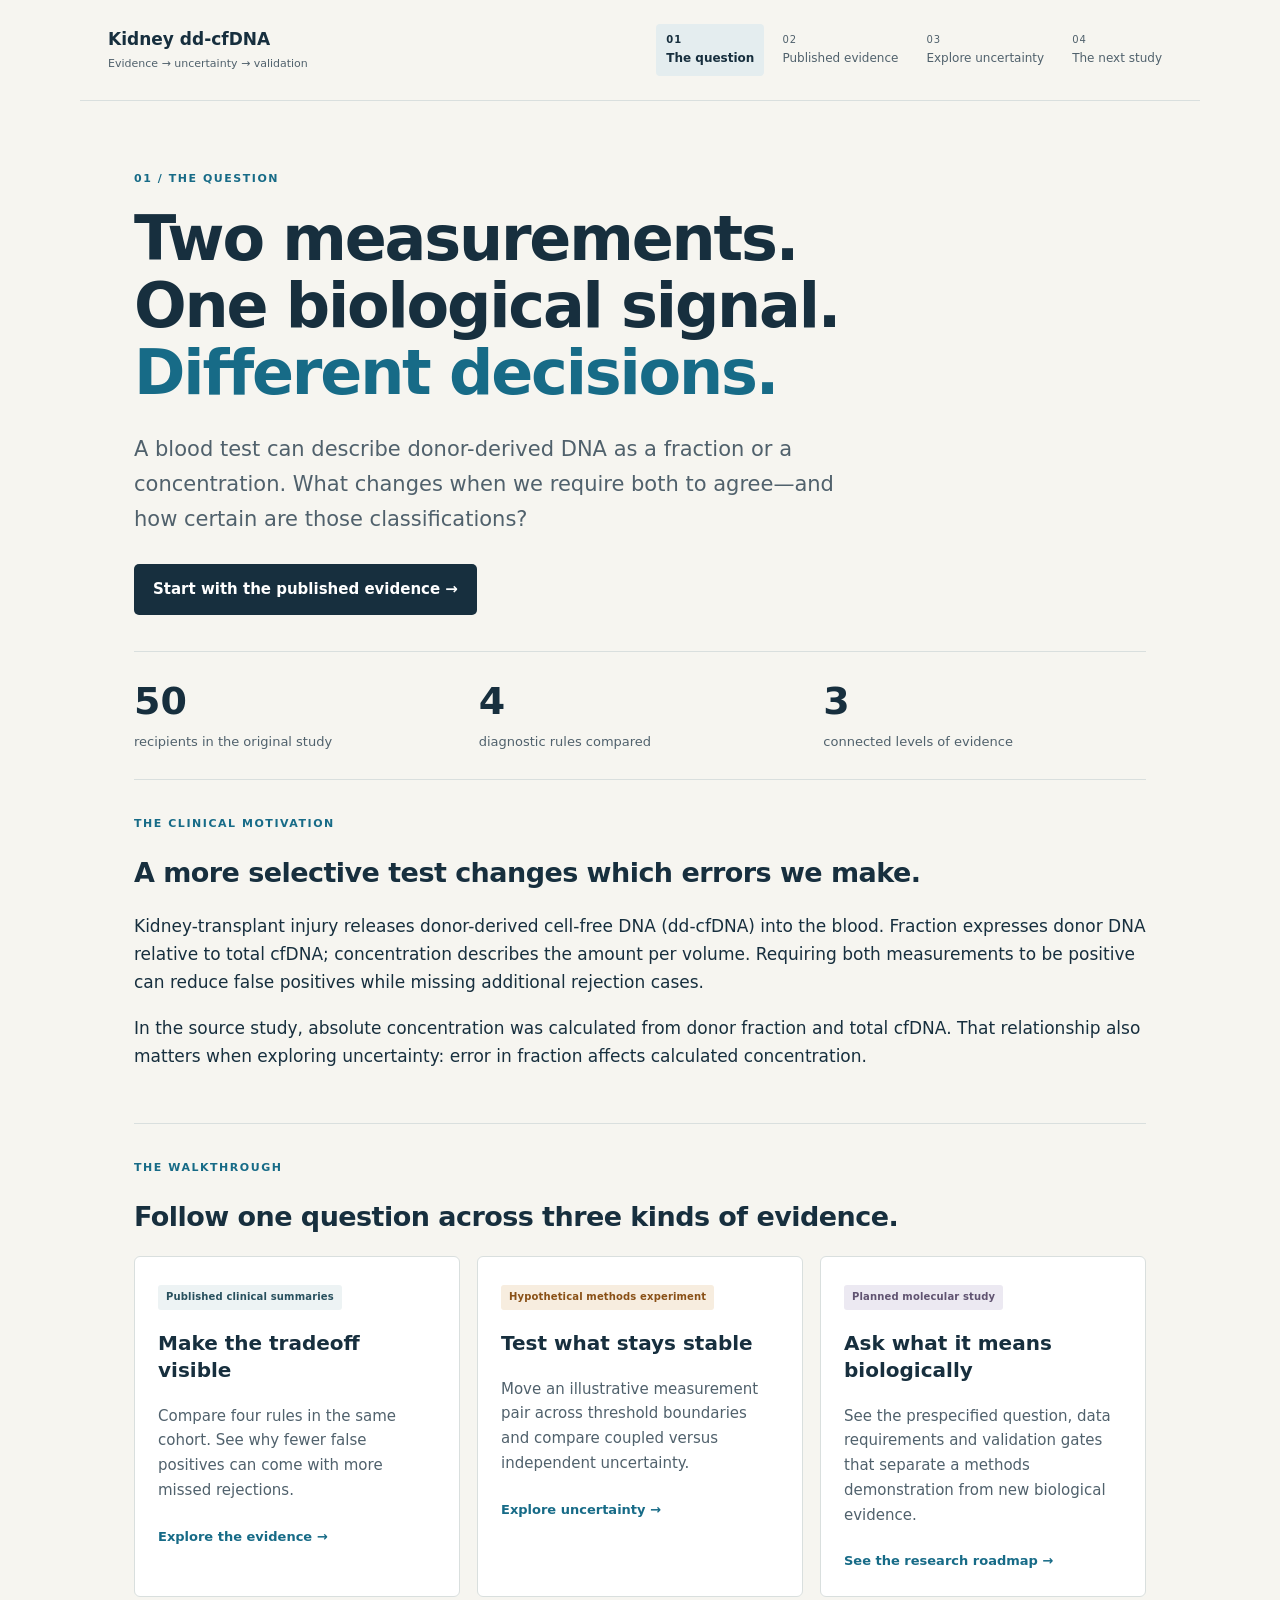
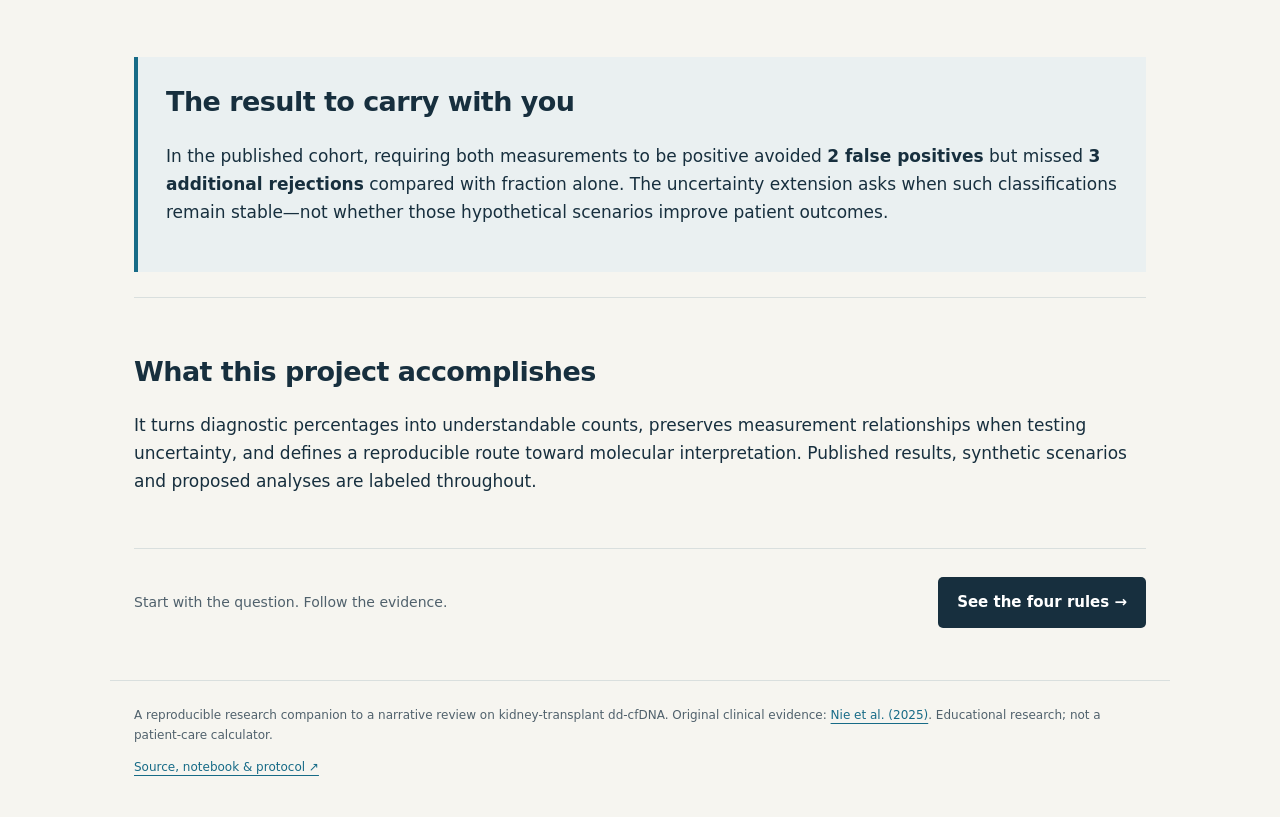
<file: docs/index.html>
<!doctype html><html lang="en"><head><meta charset="utf-8"><meta name="viewport" content="width=device-width,initial-scale=1"><title>The question | Kidney dd-cfDNA</title><meta name="description" content="A guided research project connecting published kidney dd-cfDNA diagnostic tradeoffs, measurement uncertainty and a molecular-validation study."><link rel="stylesheet" href="walkthrough.css"></head><body><a class="skip" href="#content">Skip to content</a><nav class="journey" aria-label="Project walkthrough"><a class="brand" href="index.html">Kidney dd-cfDNA<span>Evidence → uncertainty → validation</span></a><ol><li><a href="index.html" aria-current="page"><span>01</span>The question</a></li><li><a href="evidence.html"><span>02</span>Published evidence</a></li><li><a href="stability.html"><span>03</span>Explore uncertainty</a></li><li><a href="roadmap.html"><span>04</span>The next study</a></li></ol></nav><main id="content"><header class="hero"><p class="eyebrow">01 / The question</p><h1>Two measurements.<br>One biological signal.<br><em>Different decisions.</em></h1><p class="lead">A blood test can describe donor-derived DNA as a fraction or a concentration. What changes when we require both to agree—and how certain are those classifications?</p><a class="primary" href="evidence.html">Start with the published evidence →</a></header>
<section class="summary-strip" aria-label="Project at a glance"><div><strong>50</strong><span>recipients in the original study</span></div><div><strong>4</strong><span>diagnostic rules compared</span></div><div><strong>3</strong><span>connected levels of evidence</span></div></section>
<section><p class="eyebrow">The clinical motivation</p><h2>A more selective test changes which errors we make.</h2><p>Kidney-transplant injury releases donor-derived cell-free DNA (dd-cfDNA) into the blood. Fraction expresses donor DNA relative to total cfDNA; concentration describes the amount per volume. Requiring both measurements to be positive can reduce false positives while missing additional rejection cases.</p><p>In the source study, absolute concentration was calculated from donor fraction and total cfDNA. That relationship also matters when exploring uncertainty: error in fraction affects calculated concentration.</p></section>
<section><p class="eyebrow">The walkthrough</p><h2>Follow one question across three kinds of evidence.</h2><div class="three"><a class="path-card" href="evidence.html"><span class="badge clinical">Published clinical summaries</span><h3>Make the tradeoff visible</h3><p>Compare four rules in the same cohort. See why fewer false positives can come with more missed rejections.</p><span class="text-link">Explore the evidence →</span></a><a class="path-card" href="stability.html"><span class="badge scenario">Hypothetical methods experiment</span><h3>Test what stays stable</h3><p>Move an illustrative measurement pair across threshold boundaries and compare coupled versus independent uncertainty.</p><span class="text-link">Explore uncertainty →</span></a><a class="path-card" href="roadmap.html"><span class="badge planned">Planned molecular study</span><h3>Ask what it means biologically</h3><p>See the prespecified question, data requirements and validation gates that separate a methods demonstration from new biological evidence.</p><span class="text-link">See the research roadmap →</span></a></div></section>
<section class="callout"><h2>The result to carry with you</h2><p>In the published cohort, requiring both measurements to be positive avoided <strong>2 false positives</strong> but missed <strong>3 additional rejections</strong> compared with fraction alone. The uncertainty extension asks when such classifications remain stable—not whether those hypothetical scenarios improve patient outcomes.</p></section>
<section><h2>What this project accomplishes</h2><p>It turns diagnostic percentages into understandable counts, preserves measurement relationships when testing uncertainty, and defines a reproducible route toward molecular interpretation. Published results, synthetic scenarios and proposed analyses are labeled throughout.</p></section><div class="page-turn"><span>Start with the question. Follow the evidence.</span><a class="primary" href="evidence.html">See the four rules →</a></div></main><footer class="site-footer">A reproducible research companion to a narrative review on kidney-transplant dd-cfDNA. Original clinical evidence: <a href="https://doi.org/10.3390/diagnostics15030237">Nie et al. (2025)</a>. Educational research; not a patient-care calculator. <a href="https://github.com/fishhrbio/Kidney-ddcfDNA-Decision-Tradeoffs">Source, notebook & protocol ↗</a></footer></body></html>
</file>
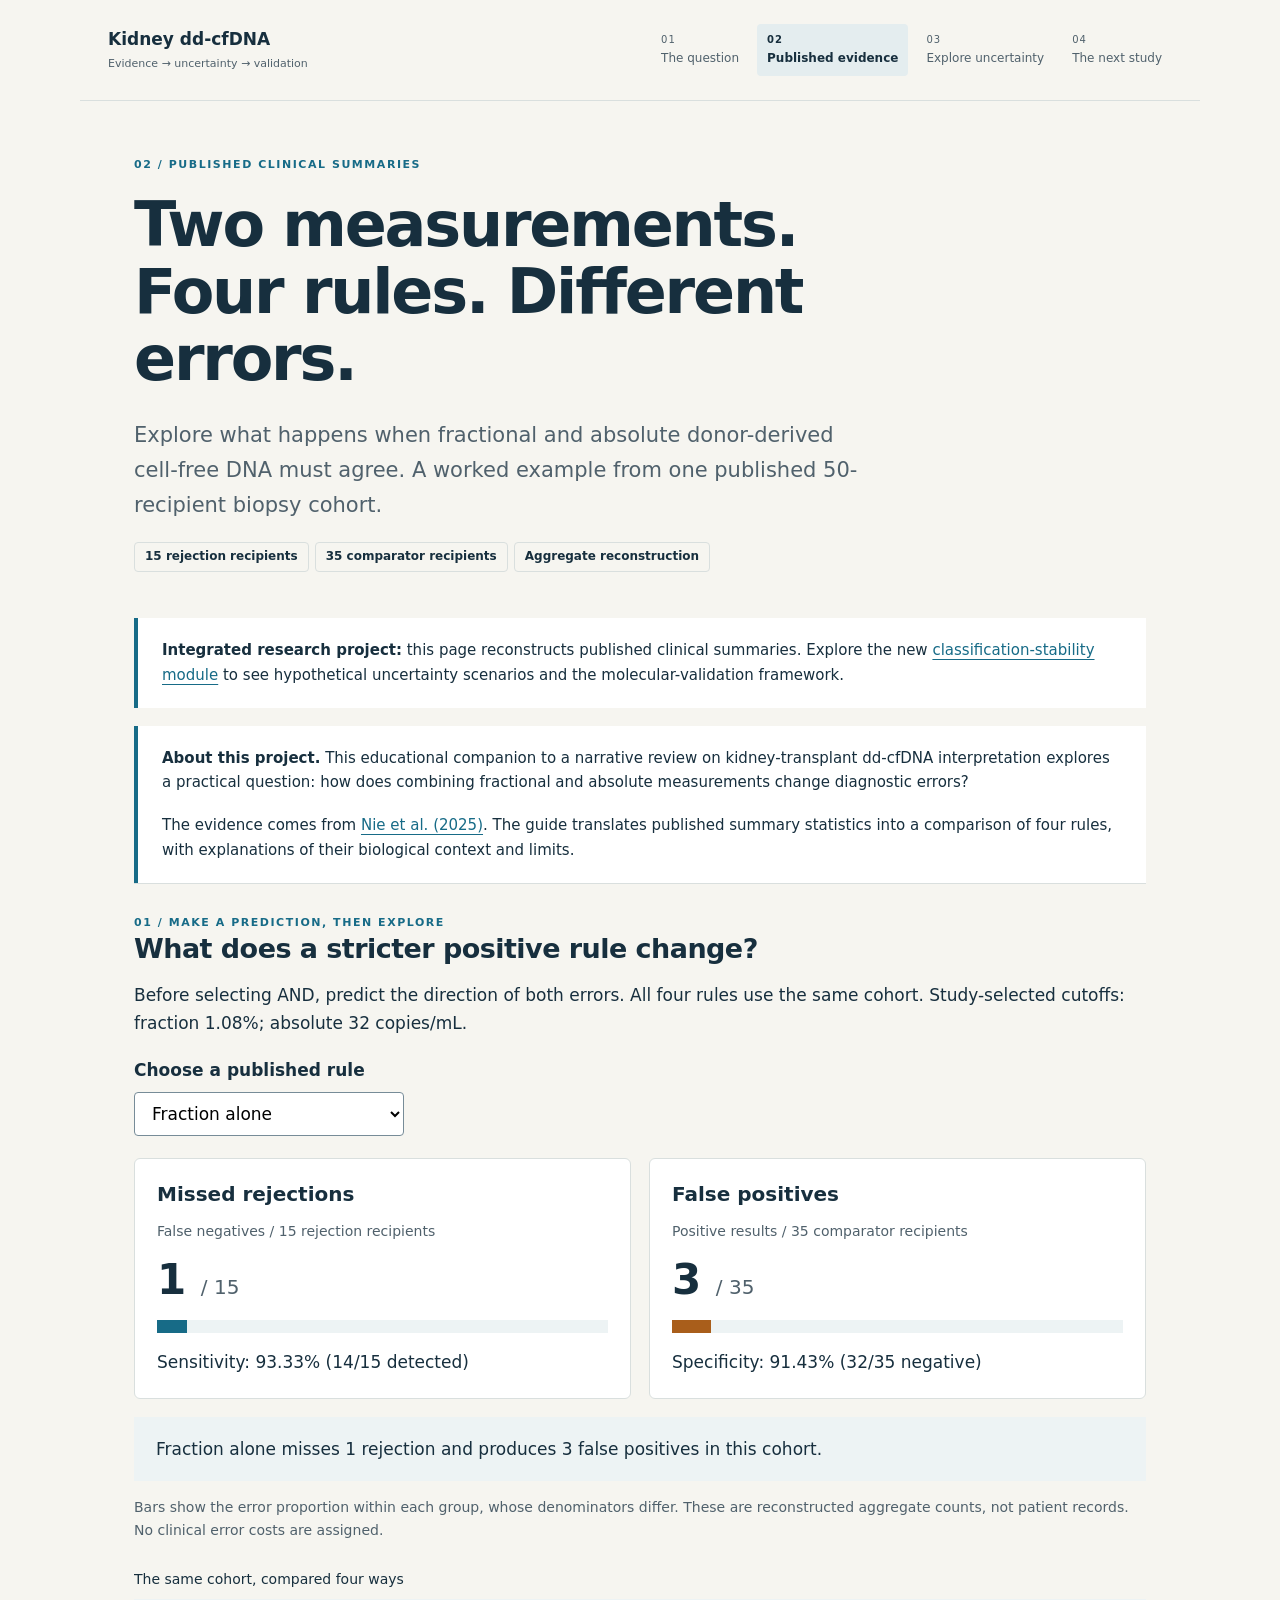
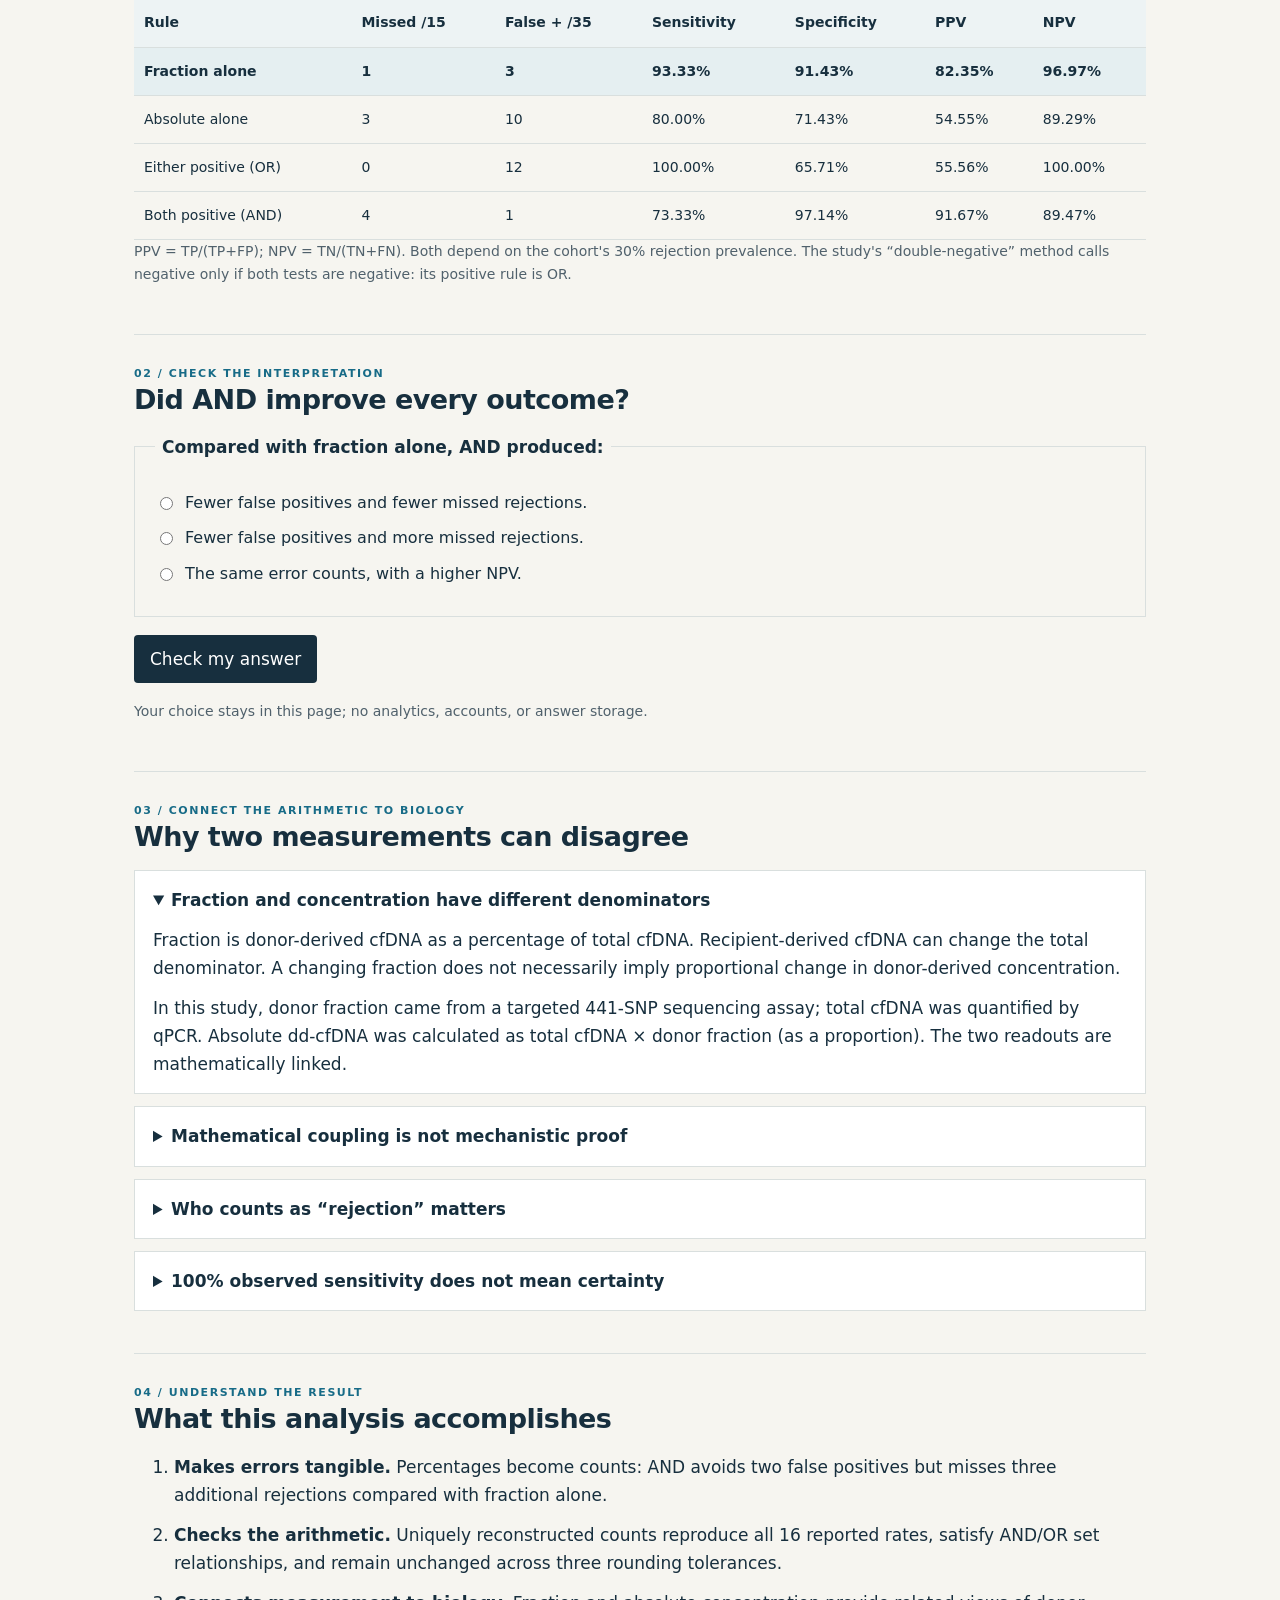
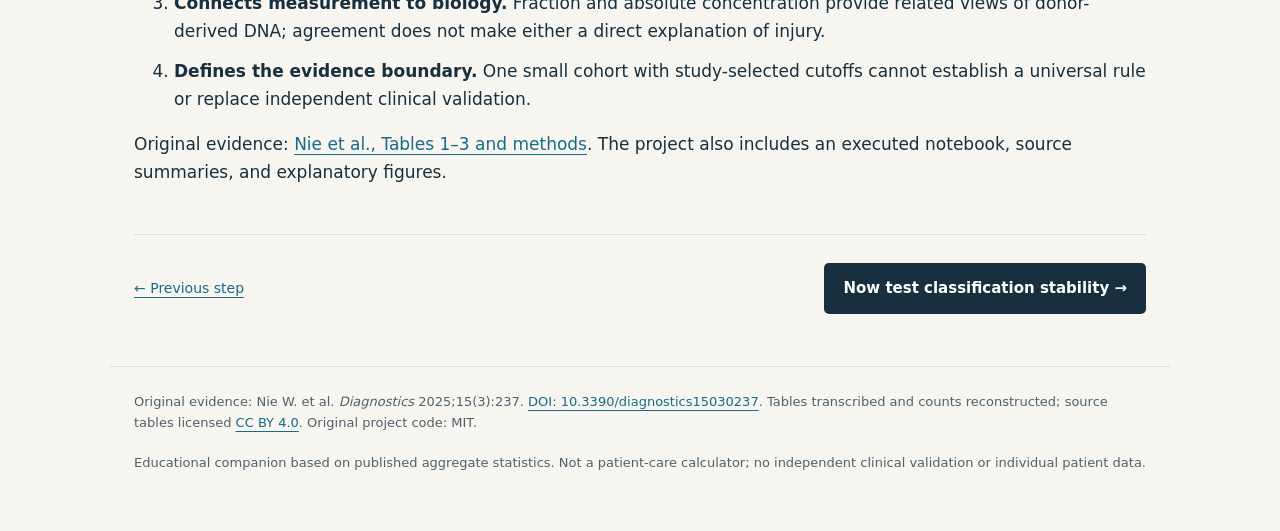
<file: docs/evidence.html>
<!doctype html>
<html lang="en">
<head>
<meta charset="utf-8"><meta name="viewport" content="width=device-width,initial-scale=1">
<title>Kidney dd-cfDNA | Diagnostic decision tradeoffs</title>
<meta name="description" content="Explore how four kidney dd-cfDNA diagnostic rules change missed rejections and false positives in one published 50-recipient cohort.">
<style>
:root{--ink:#172f3e;--muted:#50616c;--paper:#f6f5f0;--line:#d9dfde;--blue:#176b87;--orange:#a95e1b;--soft:#edf3f4}*{box-sizing:border-box}body{margin:0;background:var(--paper);color:var(--ink);font:17px/1.6 system-ui,-apple-system,Segoe UI,sans-serif}a{color:var(--blue);text-underline-offset:3px}a:focus-visible,button:focus-visible,select:focus-visible,input:focus-visible{outline:3px solid var(--orange);outline-offset:4px}header,main,footer{max-width:1060px;margin:auto;padding:24px}header{padding-top:55px;padding-bottom:15px}.eyebrow{font-size:12px;text-transform:uppercase;letter-spacing:.14em;font-weight:750;color:var(--blue)}h1{font-size:clamp(32px,5vw,54px);line-height:1.12;letter-spacing:-.035em;max-width:860px;margin:15px 0 22px}h2{font-size:26px;line-height:1.25;margin:0 0 16px}h3{font-size:19px;margin:0 0 12px}p{margin:0 0 17px}.lead{max-width:800px;color:var(--muted);font-size:20px}.tag{display:inline-block;font-size:12px;font-weight:650;padding:4px 10px;border:1px solid var(--line);border-radius:4px;margin:0 6px 7px 0}.section{border-top:1px solid var(--line);padding:30px 0}.context{padding:20px 24px;background:#fff;border-left:4px solid var(--blue);font-size:15px}.context p:last-child{margin-bottom:0}.grid{display:grid;grid-template-columns:1fr 1fr;gap:18px}.card{padding:22px;background:#fff;border:1px solid var(--line);border-radius:6px}.label{color:var(--muted);font-size:14px}.big{font-size:42px;line-height:1.2;font-weight:700;margin:12px 0}.big small{font-size:20px;font-weight:400;color:var(--muted)}.bar{height:13px;background:var(--soft);margin:15px 0}.bar span{height:100%;display:block;background:var(--blue)}.bar.orange span{background:var(--orange)}.quiet{font-size:14px;color:var(--muted)}select{padding:10px 13px;font:inherit;background:white;border:1px solid #778c98;border-radius:4px;max-width:100%;margin:8px 0 22px;min-width:270px}label{display:block;font-weight:650}#explanation{background:var(--soft);padding:18px 22px;margin-top:18px}.tablewrap{overflow-x:auto}table{border-collapse:collapse;width:100%;font-size:14px;text-align:left}th,td{padding:12px 10px;border-bottom:1px solid var(--line);white-space:nowrap}thead{background:var(--soft)}tbody tr.selected{background:#e5eff1;font-weight:650}button{font:inherit;padding:10px 16px;color:white;background:var(--ink);border:0;border-radius:4px;cursor:pointer}fieldset{border:1px solid var(--line);padding:20px;margin:0 0 18px}legend{font-weight:650;padding:0 7px}.choice{font-size:16px;font-weight:400;margin:9px 0;display:flex;align-items:flex-start;gap:9px}.choice input{margin-top:7px}#answer{margin-top:17px;font-weight:650}details{background:#fff;border:1px solid var(--line);padding:15px 18px;margin:12px 0}summary{font-weight:650;cursor:pointer}details p{margin:12px 0 0}.steps li{margin-bottom:12px}footer{border-top:1px solid var(--line);font-size:13px;color:var(--muted);padding-bottom:40px}@media(max-width:650px){.grid{grid-template-columns:1fr}header,main,footer{padding-left:18px;padding-right:18px}header{padding-top:30px}.big{font-size:36px}th,td{padding:9px 7px}}@media print{body{background:white}button,select,fieldset{display:none}header{padding-top:0}.section{break-inside:avoid}}
</style>
<link rel="stylesheet" href="walkthrough.css"></head>
<body><a class="skip" href="#content">Skip to content</a><nav class="journey" aria-label="Project walkthrough"><a class="brand" href="index.html">Kidney dd-cfDNA<span>Evidence → uncertainty → validation</span></a><ol><li><a href="index.html"><span>01</span>The question</a></li><li><a href="evidence.html" aria-current="page"><span>02</span>Published evidence</a></li><li><a href="stability.html"><span>03</span>Explore uncertainty</a></li><li><a href="roadmap.html"><span>04</span>The next study</a></li></ol></nav>
<header>
<div class="eyebrow">02 / Published clinical summaries</div>
<h1>Two measurements.<br>Four rules. Different errors.</h1>
<p class="lead">Explore what happens when fractional and absolute donor-derived cell-free DNA must agree. A worked example from one published 50-recipient biopsy cohort.</p>
<span class="tag">15 rejection recipients</span><span class="tag">35 comparator recipients</span><span class="tag">Aggregate reconstruction</span>
</header>
<main id="content">
<p class="context"><strong>Integrated research project:</strong> this page reconstructs published clinical summaries. Explore the new <a href="stability.html">classification-stability module</a> to see hypothetical uncertainty scenarios and the molecular-validation framework.</p>
<aside class="context" aria-label="About this project">
<p><strong>About this project.</strong> This educational companion to a narrative review on kidney-transplant dd-cfDNA interpretation explores a practical question: how does combining fractional and absolute measurements change diagnostic errors?</p>
<p>The evidence comes from <a href="https://doi.org/10.3390/diagnostics15030237">Nie et al. (2025)</a>. The guide translates published summary statistics into a comparison of four rules, with explanations of their biological context and limits.</p>
</aside>
<section class="section" aria-labelledby="explore-heading">
<div class="eyebrow">01 / Make a prediction, then explore</div>
<h2 id="explore-heading">What does a stricter positive rule change?</h2>
<p>Before selecting AND, predict the direction of both errors. All four rules use the same cohort. Study-selected cutoffs: fraction 1.08%; absolute 32 copies/mL.</p>
<label for="rule">Choose a published rule</label>
<select id="rule"><option value="0">Fraction alone</option><option value="1">Absolute alone</option><option value="2">Either positive (OR)</option><option value="3">Both positive (AND)</option></select>
<div id="metrics" aria-live="polite" aria-atomic="true">
<div class="grid">
<div class="card"><h3>Missed rejections</h3><div class="label">False negatives / 15 rejection recipients</div><div class="big" id="fn">1 <small>/ 15</small></div><div class="bar" aria-hidden="true"><span id="fn-bar" style="width:6.6667%"></span></div><div id="sensitivity">Sensitivity: 93.33% (14/15 detected)</div></div>
<div class="card"><h3>False positives</h3><div class="label">Positive results / 35 comparator recipients</div><div class="big" id="fp">3 <small>/ 35</small></div><div class="bar orange" aria-hidden="true"><span id="fp-bar" style="width:8.5714%"></span></div><div id="specificity">Specificity: 91.43% (32/35 negative)</div></div>
</div>
<div id="explanation">Fraction alone misses 1 rejection and produces 3 false positives in this cohort.</div>
</div>
<p class="quiet" style="margin-top:15px">Bars show the error proportion within each group, whose denominators differ. These are reconstructed aggregate counts, not patient records. No clinical error costs are assigned.</p>
<div class="tablewrap"><table><caption style="text-align:left;margin:8px 0">The same cohort, compared four ways</caption><thead><tr><th scope="col">Rule</th><th scope="col">Missed /15</th><th scope="col">False + /35</th><th scope="col">Sensitivity</th><th scope="col">Specificity</th><th scope="col">PPV</th><th scope="col">NPV</th></tr></thead><tbody id="comparison"><tr><td>Fraction alone</td><td>1</td><td>3</td><td>93.33%</td><td>91.43%</td><td>82.35%</td><td>96.97%</td></tr><tr><td>Absolute alone</td><td>3</td><td>10</td><td>80.00%</td><td>71.43%</td><td>54.55%</td><td>89.29%</td></tr><tr><td>Either positive (OR)</td><td>0</td><td>12</td><td>100.00%</td><td>65.71%</td><td>55.56%</td><td>100.00%</td></tr><tr><td>Both positive (AND)</td><td>4</td><td>1</td><td>73.33%</td><td>97.14%</td><td>91.67%</td><td>89.47%</td></tr></tbody></table></div>
<p class="quiet">PPV = TP/(TP+FP); NPV = TN/(TN+FN). Both depend on the cohort's 30% rejection prevalence. The study's “double-negative” method calls negative only if both tests are negative: its positive rule is OR.</p>
<noscript><p>JavaScript is disabled. The table above contains every result; interactive controls require JavaScript.</p></noscript>
</section>
<section class="section" aria-labelledby="quiz-heading"><div class="eyebrow">02 / Check the interpretation</div><h2 id="quiz-heading">Did AND improve every outcome?</h2>
<fieldset><legend>Compared with fraction alone, AND produced:</legend>
<label class="choice"><input type="radio" name="quiz" value="a">Fewer false positives and fewer missed rejections.</label>
<label class="choice"><input type="radio" name="quiz" value="b">Fewer false positives and more missed rejections.</label>
<label class="choice"><input type="radio" name="quiz" value="c">The same error counts, with a higher NPV.</label>
</fieldset><button id="check" type="button">Check my answer</button><div id="answer" role="status"></div>
<p class="quiet" style="margin-top:12px">Your choice stays in this page; no analytics, accounts, or answer storage.</p>
</section>
<section class="section" aria-labelledby="biology-heading"><div class="eyebrow">03 / Connect the arithmetic to biology</div><h2 id="biology-heading">Why two measurements can disagree</h2>
<details open><summary>Fraction and concentration have different denominators</summary><p>Fraction is donor-derived cfDNA as a percentage of total cfDNA. Recipient-derived cfDNA can change the total denominator. A changing fraction does not necessarily imply proportional change in donor-derived concentration.</p><p>In this study, donor fraction came from a targeted 441-SNP sequencing assay; total cfDNA was quantified by qPCR. Absolute dd-cfDNA was calculated as total cfDNA × donor fraction (as a proportion). The two readouts are mathematically linked.</p></details>
<details><summary>Mathematical coupling is not mechanistic proof</summary><p>Calibration, collection and processing, non-rejection injury, and phenotype composition can contribute to discordance. The published summaries do not identify a patient's mechanism. Dividing group medians does not recover patient-level total cfDNA.</p></details>
<details><summary>Who counts as “rejection” matters</summary><p>The source defines 14 ABMR/mixed cases and 1 TCMR case as rejection. Its 35 comparators include 6 borderline TCMR, 4 BK virus nephropathy (BKVN), 12 IgAN/FSGS, and 13 other cases. Comparator does not mean healthy graft. With a single TCMR case, generalization across rejection phenotypes is limited.</p></details>
<details><summary>100% observed sensitivity does not mean certainty</summary><p>OR detected 15/15 rejection cases and had 23/23 true negatives among its negative results. Small denominators, cutoffs selected in the same cohort, and absent external validation remain important. These results do not demonstrate that a test can safely replace biopsy.</p></details>
</section>
<section class="section"><div class="eyebrow">04 / Understand the result</div><h2>What this analysis accomplishes</h2><ol class="steps"><li><strong>Makes errors tangible.</strong> Percentages become counts: AND avoids two false positives but misses three additional rejections compared with fraction alone.</li><li><strong>Checks the arithmetic.</strong> Uniquely reconstructed counts reproduce all 16 reported rates, satisfy AND/OR set relationships, and remain unchanged across three rounding tolerances.</li><li><strong>Connects measurement to biology.</strong> Fraction and absolute concentration provide related views of donor-derived DNA; agreement does not make either a direct explanation of injury.</li><li><strong>Defines the evidence boundary.</strong> One small cohort with study-selected cutoffs cannot establish a universal rule or replace independent clinical validation.</li></ol><p>Original evidence: <a href="https://pmc.ncbi.nlm.nih.gov/articles/PMC11817499/">Nie et al., Tables 1–3 and methods</a>. The project also includes an executed notebook, source summaries, and explanatory figures.</p></section>
<div class="page-turn"><a href="index.html">← Previous step</a><a class="primary" href="stability.html">Now test classification stability →</a></div></main>
<footer><p>Original evidence: Nie W. et al. <em>Diagnostics</em> 2025;15(3):237. <a href="https://doi.org/10.3390/diagnostics15030237">DOI: 10.3390/diagnostics15030237</a>. Tables transcribed and counts reconstructed; source tables licensed <a href="https://creativecommons.org/licenses/by/4.0/">CC BY 4.0</a>. Original project code: MIT.</p><p>Educational companion based on published aggregate statistics. Not a patient-care calculator; no independent clinical validation or individual patient data.</p></footer>
<script src="results.js"></script>
<script>
'use strict';
const select=document.getElementById('rule');
const notes=[
'Fraction alone misses 1 rejection and produces 3 false positives in this cohort.',
'Absolute alone misses 3 rejections and produces 10 false positives. Relative to fraction alone: 2 additional misses and 7 additional false positives.',
'OR detects all 15 observed rejection cases but produces 12 false positives. Relative to fraction alone: 1 fewer miss and 9 additional false positives. This is the study’s double-negative strategy expressed as a positive rule.',
'AND misses 4 rejections and produces 1 false positive. Relative to fraction alone: 3 additional misses and 2 fewer false positives. A higher PPV accompanies lower sensitivity.'
];
function update(){
 if(!Array.isArray(window.RESULTS)||window.RESULTS.length!==4){document.getElementById('explanation').textContent='Interactive data unavailable. Use the complete static comparison table below.';return;}
 const index=Number(select.value),r=window.RESULTS[index],pct=v=>v.toFixed(2)+'%';
 document.getElementById('fn').innerHTML=r.FN+' <small>/ 15</small>';
 document.getElementById('fp').innerHTML=r.FP+' <small>/ 35</small>';
 document.getElementById('fn-bar').style.width=(100*r.FN/15)+'%';
 document.getElementById('fp-bar').style.width=(100*r.FP/35)+'%';
 document.getElementById('sensitivity').textContent='Sensitivity: '+pct(r.sensitivity_percent)+' ('+r.TP+'/15 detected)';
 document.getElementById('specificity').textContent='Specificity: '+pct(r.specificity_percent)+' ('+r.TN+'/35 negative)';
 document.getElementById('explanation').textContent=notes[index];
 const body=document.getElementById('comparison');body.replaceChildren();
 window.RESULTS.forEach((v,i)=>{const tr=document.createElement('tr');if(i===index)tr.className='selected';
 [v.rule,v.FN,v.FP,pct(v.sensitivity_percent),pct(v.specificity_percent),pct(v.ppv_percent),pct(v.npv_percent)].forEach(value=>{const td=document.createElement('td');td.textContent=value;tr.appendChild(td);});body.appendChild(tr);});
}
select.addEventListener('change',update);update();
document.getElementById('check').addEventListener('click',()=>{const checked=document.querySelector('input[name="quiz"]:checked');document.getElementById('answer').textContent=!checked?'Choose an answer first.':(checked.value==='b'?'Correct. ':'Try again. ')+'AND reduced false positives from 3 to 1 and increased missed rejections from 1 to 4. No rule is shown to improve every outcome.';});
</script>
</body></html>
</file>
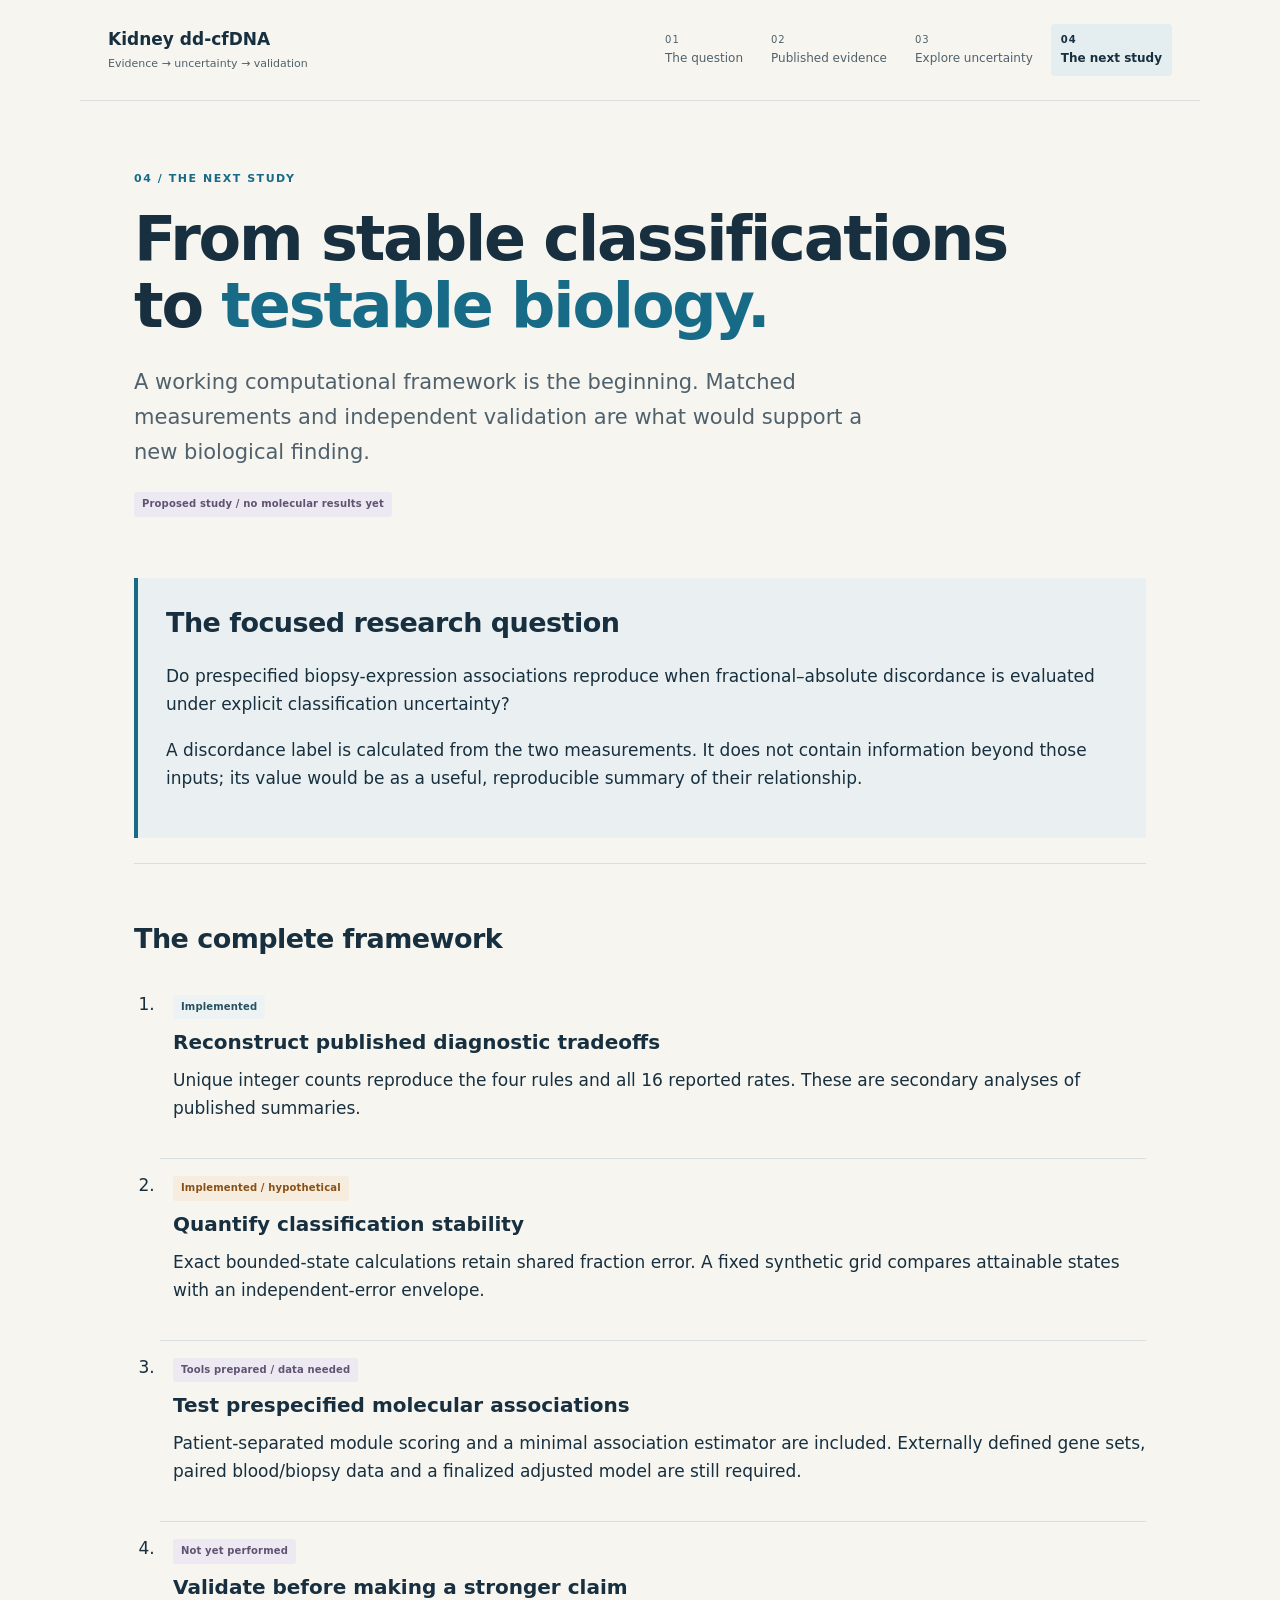
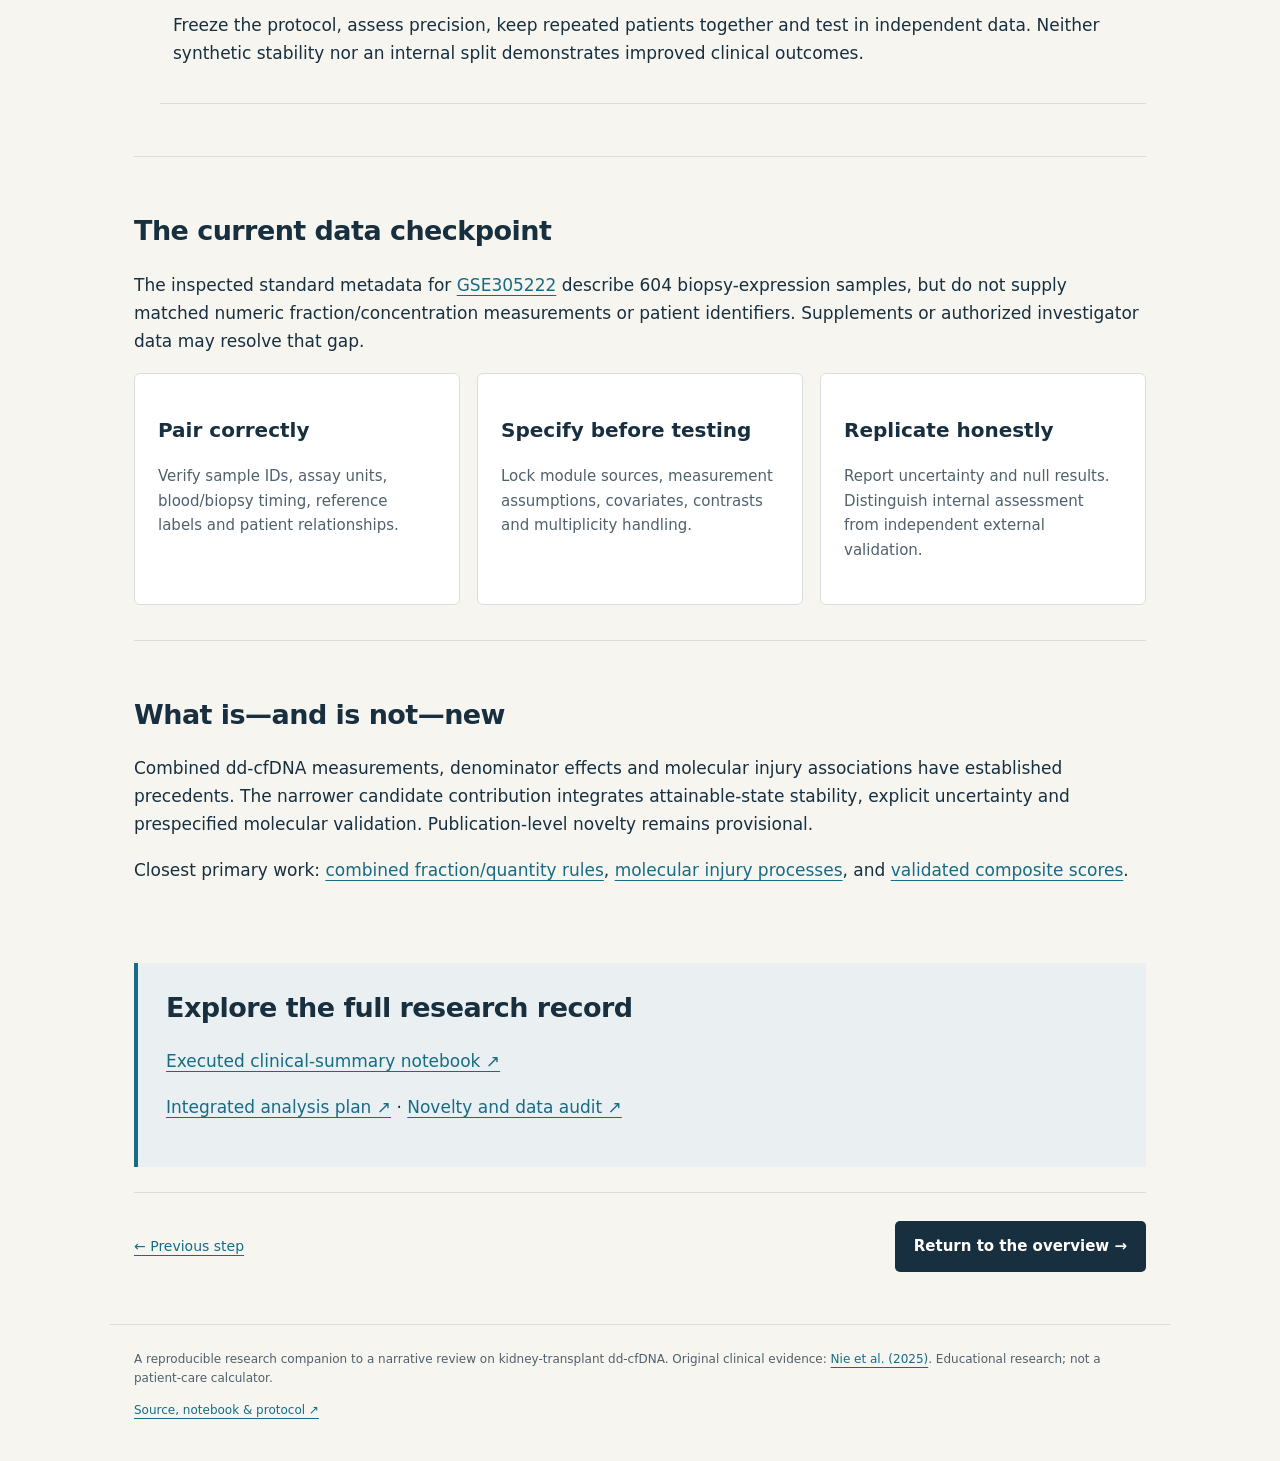
<file: docs/roadmap.html>
<!doctype html><html lang="en"><head><meta charset="utf-8"><meta name="viewport" content="width=device-width,initial-scale=1"><title>The next study | Kidney dd-cfDNA</title><meta name="description" content="A guided research project connecting published kidney dd-cfDNA diagnostic tradeoffs, measurement uncertainty and a molecular-validation study."><link rel="stylesheet" href="walkthrough.css"></head><body><a class="skip" href="#content">Skip to content</a><nav class="journey" aria-label="Project walkthrough"><a class="brand" href="index.html">Kidney dd-cfDNA<span>Evidence → uncertainty → validation</span></a><ol><li><a href="index.html"><span>01</span>The question</a></li><li><a href="evidence.html"><span>02</span>Published evidence</a></li><li><a href="stability.html"><span>03</span>Explore uncertainty</a></li><li><a href="roadmap.html" aria-current="page"><span>04</span>The next study</a></li></ol></nav><main id="content"><header class="hero"><p class="eyebrow">04 / The next study</p><h1>From stable classifications<br>to <em>testable biology.</em></h1><p class="lead">A working computational framework is the beginning. Matched measurements and independent validation are what would support a new biological finding.</p><span class="badge planned">Proposed study / no molecular results yet</span></header>
<section class="callout"><h2>The focused research question</h2><p>Do prespecified biopsy-expression associations reproduce when fractional–absolute discordance is evaluated under explicit classification uncertainty?</p><p>A discordance label is calculated from the two measurements. It does not contain information beyond those inputs; its value would be as a useful, reproducible summary of their relationship.</p></section>
<section><h2>The complete framework</h2><ol class="roadmap"><li><span class="badge clinical">Implemented</span><h3>Reconstruct published diagnostic tradeoffs</h3><p>Unique integer counts reproduce the four rules and all 16 reported rates. These are secondary analyses of published summaries.</p></li><li><span class="badge scenario">Implemented / hypothetical</span><h3>Quantify classification stability</h3><p>Exact bounded-state calculations retain shared fraction error. A fixed synthetic grid compares attainable states with an independent-error envelope.</p></li><li><span class="badge planned">Tools prepared / data needed</span><h3>Test prespecified molecular associations</h3><p>Patient-separated module scoring and a minimal association estimator are included. Externally defined gene sets, paired blood/biopsy data and a finalized adjusted model are still required.</p></li><li><span class="badge planned">Not yet performed</span><h3>Validate before making a stronger claim</h3><p>Freeze the protocol, assess precision, keep repeated patients together and test in independent data. Neither synthetic stability nor an internal split demonstrates improved clinical outcomes.</p></li></ol></section>
<section><h2>The current data checkpoint</h2><p>The inspected standard metadata for <a href="https://www.ncbi.nlm.nih.gov/geo/query/acc.cgi?acc=GSE305222">GSE305222</a> describe 604 biopsy-expression samples, but do not supply matched numeric fraction/concentration measurements or patient identifiers. Supplements or authorized investigator data may resolve that gap.</p><div class="three"><div class="path-card"><h3>Pair correctly</h3><p>Verify sample IDs, assay units, blood/biopsy timing, reference labels and patient relationships.</p></div><div class="path-card"><h3>Specify before testing</h3><p>Lock module sources, measurement assumptions, covariates, contrasts and multiplicity handling.</p></div><div class="path-card"><h3>Replicate honestly</h3><p>Report uncertainty and null results. Distinguish internal assessment from independent external validation.</p></div></div></section>
<section><h2>What is—and is not—new</h2><p>Combined dd-cfDNA measurements, denominator effects and molecular injury associations have established precedents. The narrower candidate contribution integrates attainable-state stability, explicit uncertainty and prespecified molecular validation. Publication-level novelty remains provisional.</p><p>Closest primary work: <a href="https://pmc.ncbi.nlm.nih.gov/articles/PMC9698190/">combined fraction/quantity rules</a>, <a href="https://pubmed.ncbi.nlm.nih.gov/38150492/">molecular injury processes</a>, and <a href="https://pubmed.ncbi.nlm.nih.gov/42269874/">validated composite scores</a>.</p></section>
<section class="callout"><h2>Explore the full research record</h2><p><a href="https://github.com/fishhrbio/Kidney-ddcfDNA-Decision-Tradeoffs/blob/main/analysis.ipynb">Executed clinical-summary notebook ↗</a></p><p><a href="https://github.com/fishhrbio/Kidney-ddcfDNA-Decision-Tradeoffs/blob/main/protocol/ANALYSIS_PLAN.md">Integrated analysis plan ↗</a> · <a href="https://github.com/fishhrbio/Kidney-ddcfDNA-Decision-Tradeoffs/blob/main/protocol/NOVELTY_AUDIT.md">Novelty and data audit ↗</a></p></section><div class="page-turn"><a href="stability.html">← Previous step</a><a class="primary" href="index.html">Return to the overview →</a></div></main><footer class="site-footer">A reproducible research companion to a narrative review on kidney-transplant dd-cfDNA. Original clinical evidence: <a href="https://doi.org/10.3390/diagnostics15030237">Nie et al. (2025)</a>. Educational research; not a patient-care calculator. <a href="https://github.com/fishhrbio/Kidney-ddcfDNA-Decision-Tradeoffs">Source, notebook & protocol ↗</a></footer></body></html>
</file>
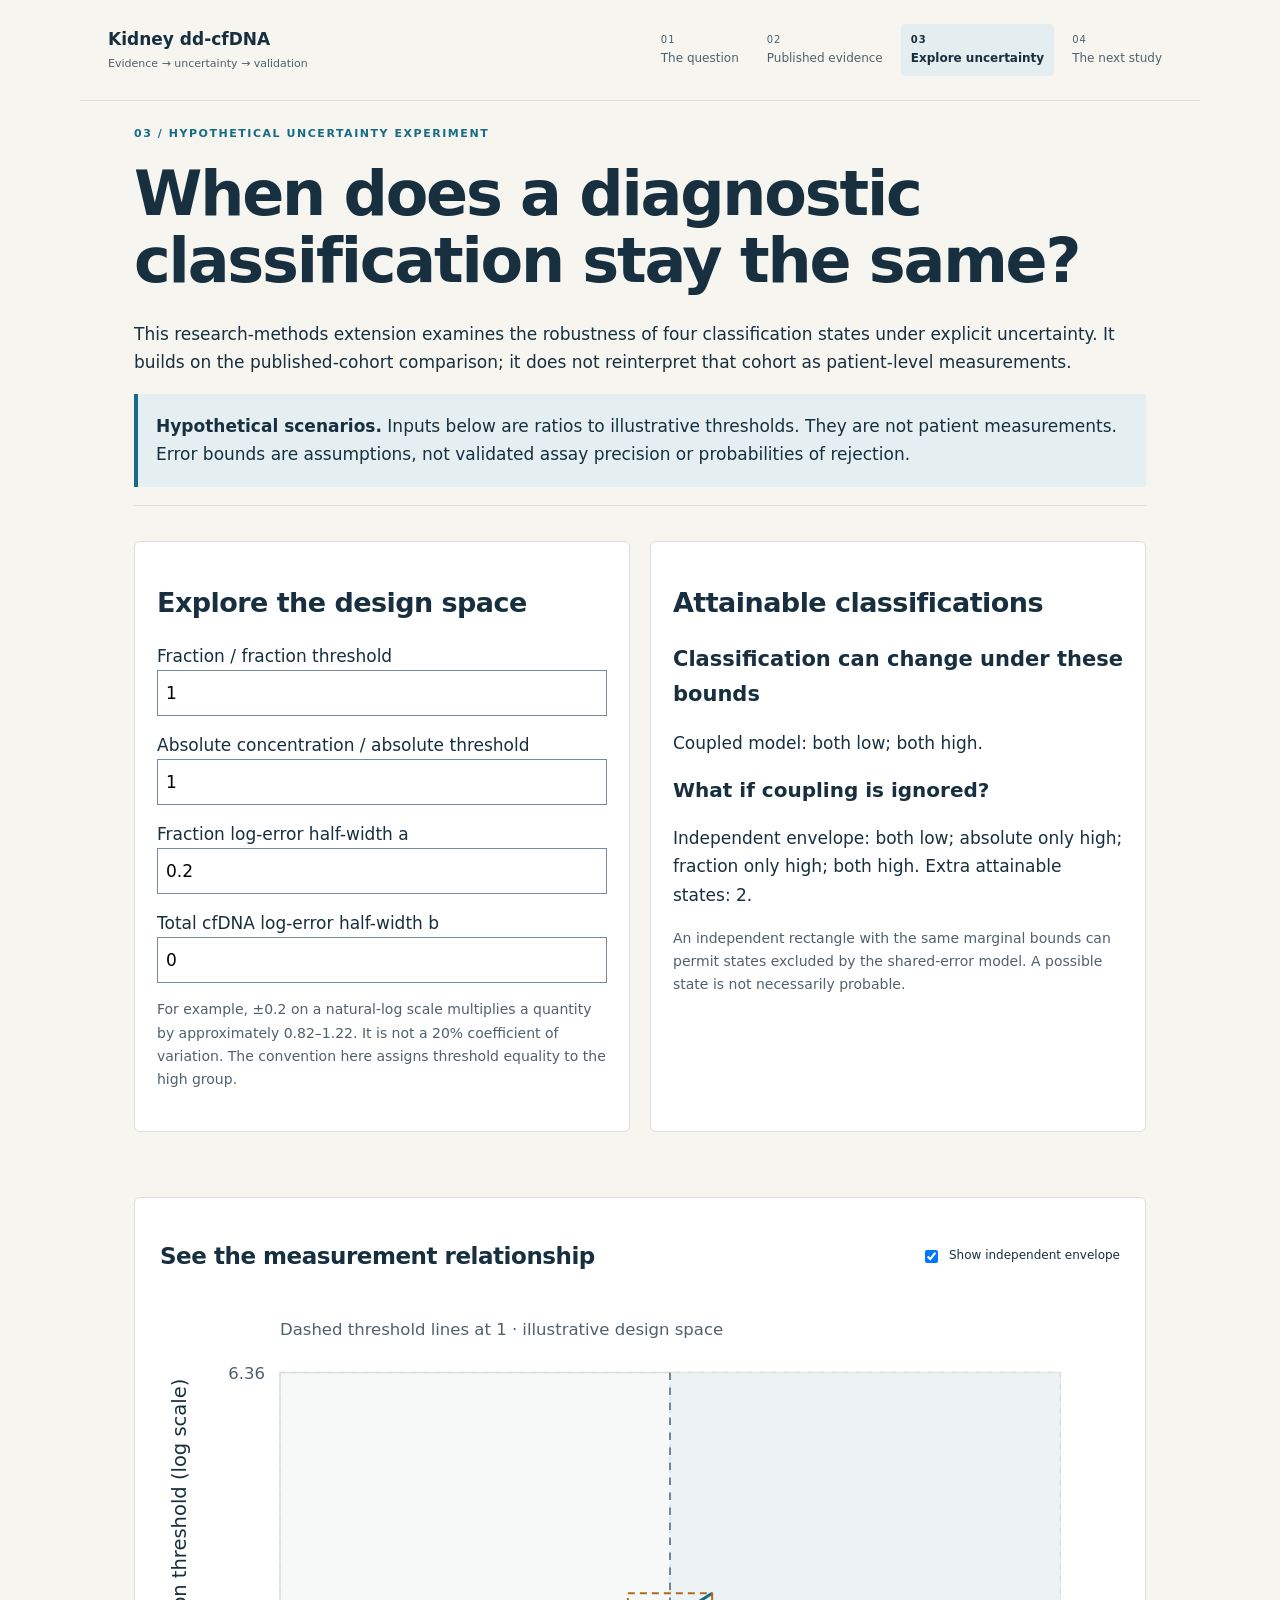
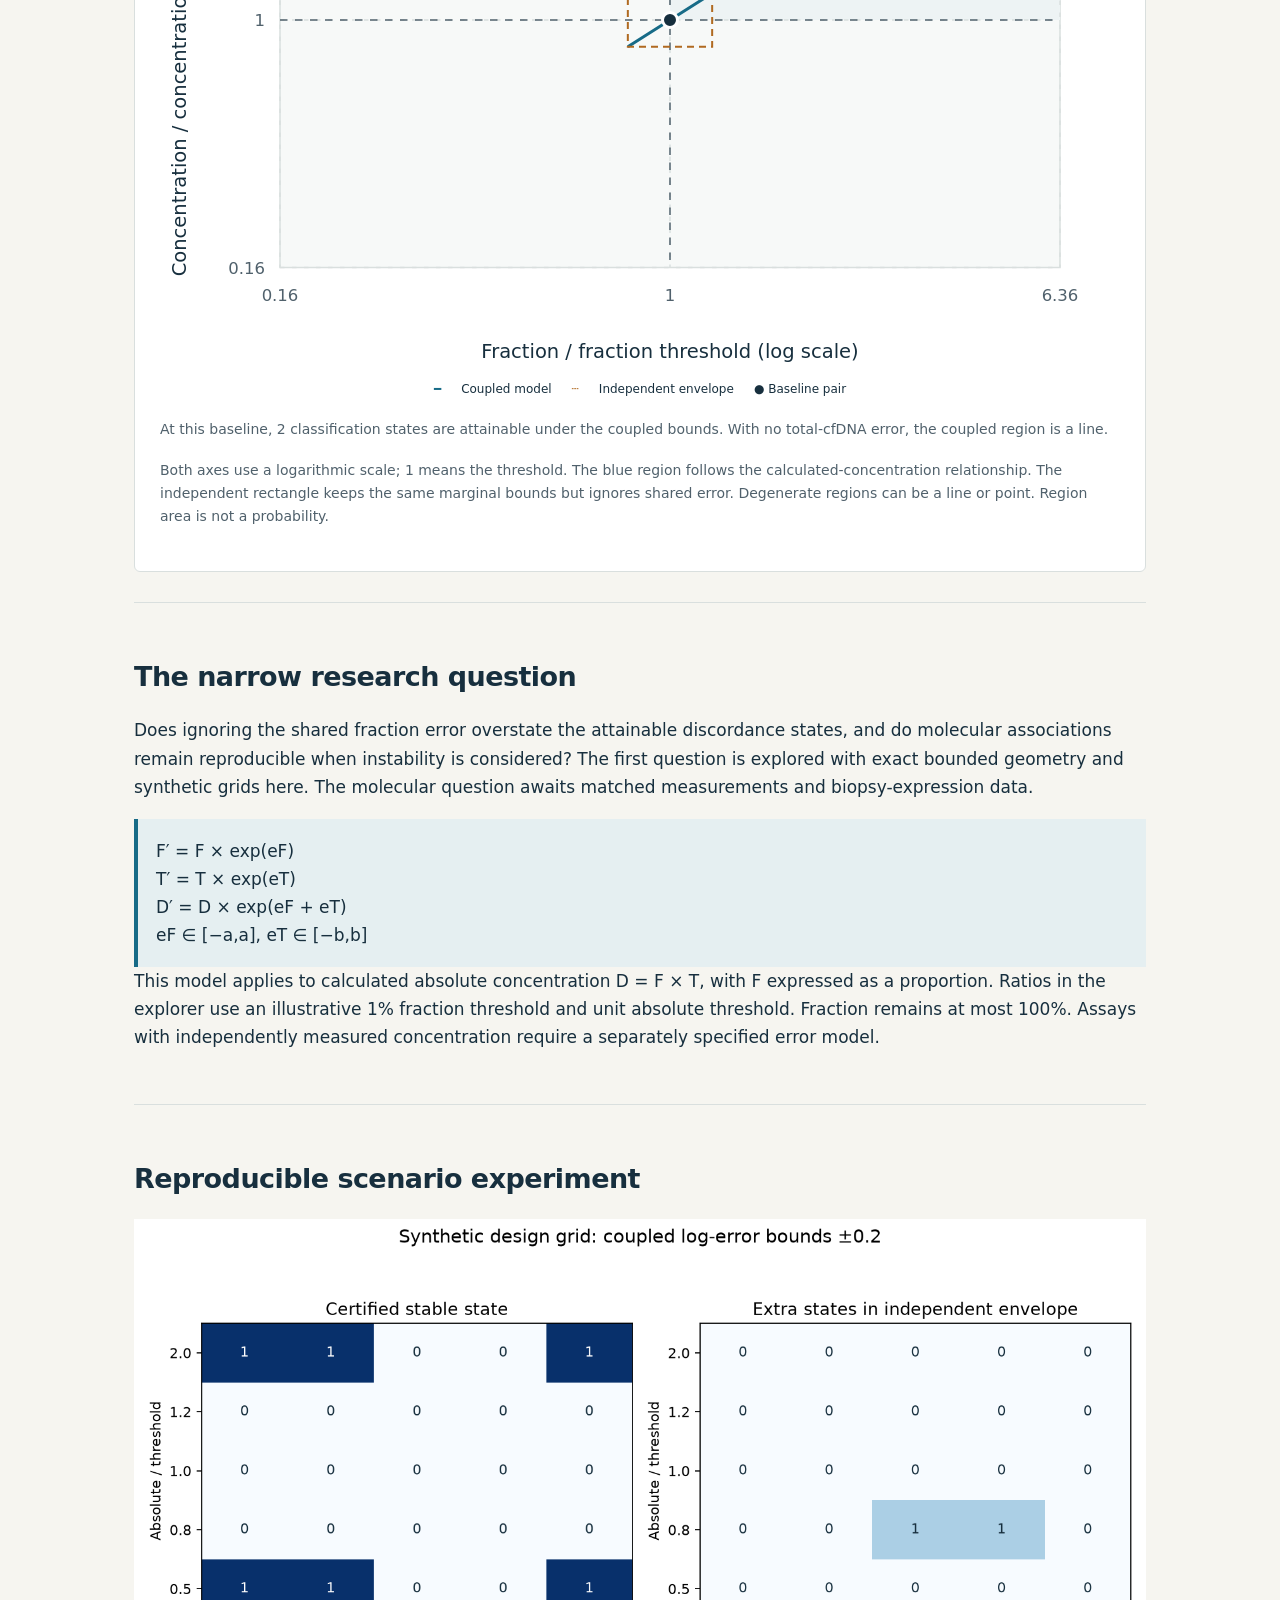
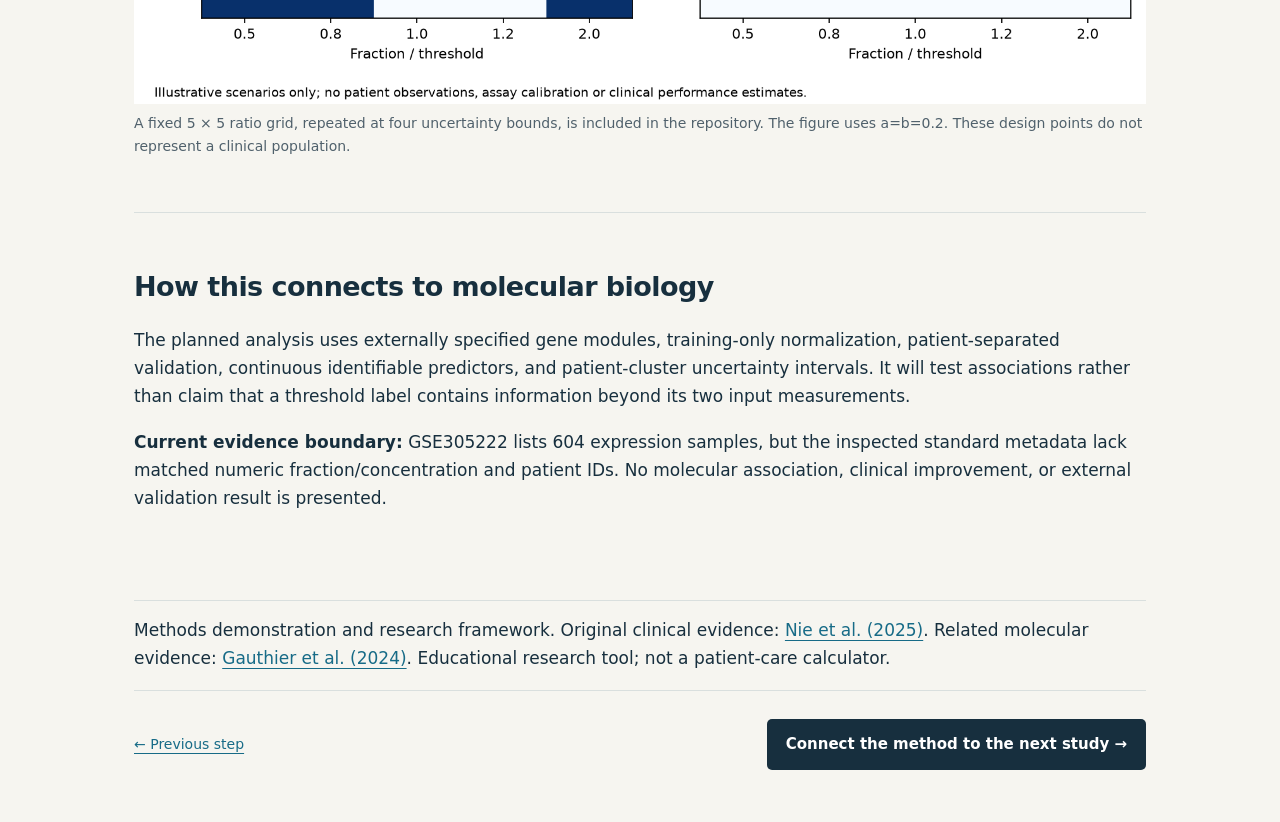
<file: docs/stability.html>
<!doctype html><html lang="en"><head><meta charset="utf-8"><meta name="viewport" content="width=device-width,initial-scale=1"><title>dd-cfDNA | Classification stability</title><style>
:root{color:#172f3e;background:#f6f5f0;font:17px/1.6 system-ui}*{box-sizing:border-box}main{max-width:1000px;margin:auto;padding:32px 20px}a{color:#176b87}h1{font-size:clamp(30px,5vw,48px);line-height:1.15}h2{line-height:1.25}.grid{display:grid;grid-template-columns:1fr 1fr;gap:20px}.card{background:white;border:1px solid #d9dfde;padding:22px;border-radius:6px}label{display:block;margin:15px 0}input{display:block;width:100%;font:inherit;padding:8px;border:1px solid #778c98}input:focus-visible,a:focus-visible{outline:3px solid #a95e1b;outline-offset:3px}.note{padding:18px;background:#e5eff1;border-left:4px solid #176b87}.small{font-size:14px}section{margin-top:32px}#result{font-size:21px;font-weight:650}.error{color:#9b2525}img{width:100%;height:auto}footer{margin-top:35px;border-top:1px solid #d9dfde;padding-top:15px}@media(max-width:650px){.grid{grid-template-columns:1fr}}
</style><link rel="stylesheet" href="walkthrough.css"></head><body><a class="skip" href="#content">Skip to content</a><nav class="journey" aria-label="Project walkthrough"><a class="brand" href="index.html">Kidney dd-cfDNA<span>Evidence → uncertainty → validation</span></a><ol><li><a href="index.html"><span>01</span>The question</a></li><li><a href="evidence.html"><span>02</span>Published evidence</a></li><li><a href="stability.html" aria-current="page"><span>03</span>Explore uncertainty</a></li><li><a href="roadmap.html"><span>04</span>The next study</a></li></ol></nav><main id="content"><p class="eyebrow">03 / Hypothetical uncertainty experiment</p><h1>When does a diagnostic classification stay the same?</h1>
<p>This research-methods extension examines the robustness of four classification states under explicit uncertainty. It builds on the published-cohort comparison; it does not reinterpret that cohort as patient-level measurements.</p>
<p class="note"><strong>Hypothetical scenarios.</strong> Inputs below are ratios to illustrative thresholds. They are not patient measurements. Error bounds are assumptions, not validated assay precision or probabilities of rejection.</p>
<section class="grid"><div class="card"><h2>Explore the design space</h2><label>Fraction / fraction threshold<input id="f" type="number" min="0.001" max="100" step="0.05" value="1"></label><label>Absolute concentration / absolute threshold<input id="d" type="number" min="0.001" step="0.05" value="1"></label><label>Fraction log-error half-width a<input id="a" type="number" min="0" max="2" step="0.05" value="0.2"></label><label>Total cfDNA log-error half-width b<input id="b" type="number" min="0" max="2" step="0.05" value="0"></label><p class="small">For example, ±0.2 on a natural-log scale multiplies a quantity by approximately 0.82–1.22. It is not a 20% coefficient of variation. The convention here assigns threshold equality to the high group.</p></div>
<div class="card" aria-live="polite"><h2>Attainable classifications</h2><p id="result"></p><p id="states"></p><h3>What if coupling is ignored?</h3><p id="independent"></p><p class="small">An independent rectangle with the same marginal bounds can permit states excluded by the shared-error model. A possible state is not necessarily probable.</p></div></section>
<section class="plot-card"><div class="plot-heading"><h2>See the measurement relationship</h2><label class="toggle"><input id="compare" type="checkbox" checked> Show independent envelope</label></div><svg id="uncertainty-plot" viewBox="0 0 640 460" role="img" aria-labelledby="plot-title plot-desc"><title id="plot-title">Fraction versus concentration uncertainty</title><desc id="plot-desc">The blue coupled-error region and orange independent envelope are drawn relative to two classification thresholds.</desc></svg><p class="legend"><span class="blue-key">━</span> Coupled model <span class="orange-key">┄</span> Independent envelope <span>● Baseline pair</span></p><p id="plot-summary" class="small" aria-live="polite"></p><p class="small">Both axes use a logarithmic scale; 1 means the threshold. The blue region follows the calculated-concentration relationship. The independent rectangle keeps the same marginal bounds but ignores shared error. Degenerate regions can be a line or point. Region area is not a probability.</p></section><section><h2>The narrow research question</h2><p>Does ignoring the shared fraction error overstate the attainable discordance states, and do molecular associations remain reproducible when instability is considered? The first question is explored with exact bounded geometry and synthetic grids here. The molecular question awaits matched measurements and biopsy-expression data.</p><div class="note">F′ = F × exp(eF)<br>T′ = T × exp(eT)<br>D′ = D × exp(eF + eT)<br>eF ∈ [−a,a], eT ∈ [−b,b]</div><p>This model applies to calculated absolute concentration D = F × T, with F expressed as a proportion. Ratios in the explorer use an illustrative 1% fraction threshold and unit absolute threshold. Fraction remains at most 100%. Assays with independently measured concentration require a separately specified error model.</p></section>
<section><h2>Reproducible scenario experiment</h2><img src="stability-grid.png" alt="Synthetic design grid showing certified stability and additional states permitted by an independent-error envelope"><p class="small">A fixed 5 × 5 ratio grid, repeated at four uncertainty bounds, is included in the repository. The figure uses a=b=0.2. These design points do not represent a clinical population.</p></section>
<section><h2>How this connects to molecular biology</h2><p>The planned analysis uses externally specified gene modules, training-only normalization, patient-separated validation, continuous identifiable predictors, and patient-cluster uncertainty intervals. It will test associations rather than claim that a threshold label contains information beyond its two input measurements.</p><p><strong>Current evidence boundary:</strong> GSE305222 lists 604 expression samples, but the inspected standard metadata lack matched numeric fraction/concentration and patient IDs. No molecular association, clinical improvement, or external validation result is presented.</p></section>
<footer><p>Methods demonstration and research framework. Original clinical evidence: <a href="https://doi.org/10.3390/diagnostics15030237">Nie et al. (2025)</a>. Related molecular evidence: <a href="https://pubmed.ncbi.nlm.nih.gov/38150492/">Gauthier et al. (2024)</a>. Educational research tool; not a patient-care calculator.</p></footer><div class="page-turn"><a href="evidence.html">← Previous step</a><a class="primary" href="roadmap.html">Connect the method to the next study →</a></div></main><script src="stability.js"></script><script src="uncertainty-plot.js"></script></body></html>
</file>
<file: docs/walkthrough.css>
:root{--ink:#172f3e;--blue:#176b87;--muted:#50616c;--paper:#f6f5f0;--line:#d9dfde;--orange:#a95e1b}*{box-sizing:border-box}body{margin:0;background:var(--paper);color:var(--ink);font:17px/1.65 system-ui,-apple-system,Segoe UI,sans-serif}a{color:var(--blue);text-underline-offset:4px}a:focus-visible,button:focus-visible,input:focus-visible{outline:3px solid var(--orange);outline-offset:4px}.skip{position:absolute;top:-90px;left:15px;background:white;padding:10px;z-index:9}.skip:focus{top:10px}.journey{max-width:1120px;margin:auto;padding:24px 28px;border-bottom:1px solid var(--line);display:flex;gap:22px;align-items:center;justify-content:space-between}.journey .brand{font-size:17px;font-weight:750;color:var(--ink);text-decoration:none;line-height:1.35}.brand span{display:block;font-size:11px;font-weight:450;color:var(--muted);margin-top:6px}.journey ol{list-style:none;display:flex;padding:0;margin:0;gap:8px;flex-wrap:wrap}.journey ol a{display:block;font-size:12px;text-decoration:none;padding:8px 10px;color:var(--muted);border-radius:4px}.journey ol a span{display:block;font-size:10px;letter-spacing:.1em}.journey a[aria-current]{background:#e4edef;color:var(--ink);font-weight:700}.journey ol a:hover{background:#edf3f4}main{max-width:1060px;margin:auto;padding:24px}h1{font-size:clamp(34px,5.4vw,62px);line-height:1.08;letter-spacing:-.035em;margin:18px 0 25px}h1 em{font-style:normal;color:var(--blue)}h2{font-size:27px;line-height:1.25;letter-spacing:-.02em}h3{font-size:20px;line-height:1.35}.eyebrow{font-size:11px;font-weight:750;letter-spacing:.14em;text-transform:uppercase;color:var(--blue)}p{margin:0 0 18px}.lead{font-size:21px;color:var(--muted);max-width:740px}.hero{padding:45px 0 36px}.primary{display:inline-block;background:var(--ink);color:white;border-radius:5px;padding:13px 19px;text-decoration:none;font-size:15px;font-weight:650}.hero .primary{margin-top:10px}section{margin:0;padding:35px 0;border-top:1px solid var(--line)}.summary-strip{display:grid;grid-template-columns:repeat(3,1fr);gap:22px;padding:25px 0}.summary-strip strong{font-size:38px;display:block;line-height:1.3}.summary-strip span{color:var(--muted);font-size:13px}.three{display:grid;grid-template-columns:repeat(3,1fr);gap:17px}.path-card{display:block;background:white;border:1px solid var(--line);padding:23px;border-radius:6px;color:var(--ink);text-decoration:none}.path-card p{font-size:15px;color:var(--muted)}a.path-card:hover{border-color:var(--blue);box-shadow:0 5px 18px #172f3e0a}.badge{display:inline-block;font-size:10px;font-weight:700;letter-spacing:.015em;padding:4px 8px;border-radius:3px;background:#edf3f4;color:#28505e}.scenario{background:#f7eddf;color:#895016}.planned{background:#ece9f2;color:#605371}.text-link{font-size:13px;font-weight:700;color:var(--blue)}.callout{background:#eaf0f1;padding:28px;margin:25px 0;border:0;border-left:4px solid var(--blue)}.callout h2{margin-top:0}.roadmap{padding-left:26px}.roadmap li{padding:12px 0 18px 13px;border-bottom:1px solid var(--line)}.roadmap h3{margin:10px 0}.page-turn{display:flex;align-items:center;justify-content:space-between;gap:20px;border-top:1px solid var(--line);padding:28px 0;font-size:14px}.page-turn span{color:var(--muted)}.site-footer{max-width:1060px;margin:auto;padding:25px 24px 40px;border-top:1px solid var(--line);font-size:12px;color:var(--muted)}.site-footer a:last-child{display:block;margin-top:12px}.plot-card{padding:25px;background:white;border:1px solid var(--line);border-radius:6px;margin:30px 0}.plot-heading{display:flex;align-items:center;justify-content:space-between;gap:20px}.plot-heading h2{font-size:23px}.toggle{display:flex;align-items:center;gap:8px;font-size:12px;white-space:nowrap}.toggle input{width:auto;display:inline-block}.plot-card svg{width:100%;height:auto;display:block}.legend{display:flex;justify-content:center;gap:20px;flex-wrap:wrap;font-size:12px}.blue-key{color:#176b87;font-weight:800}.orange-key{color:#b06a21;font-weight:800}.small{font-size:14px;color:var(--muted)}@media(max-width:760px){.journey{display:block;padding:18px}.journey ol{margin-top:15px;gap:2px;justify-content:space-between}.journey ol a{padding:6px;font-size:10px}.journey ol a span{font-size:9px}.three{grid-template-columns:1fr}.hero{padding-top:25px}.plot-heading{display:block}.plot-card{padding:15px}.summary-strip{gap:10px}.summary-strip strong{font-size:30px}.summary-strip span{font-size:11px}.page-turn{align-items:flex-start}.page-turn .primary{font-size:12px;padding:10px 13px}.page-turn span{font-size:12px}.callout{padding:21px}main{padding:20px 18px}}
</file>
